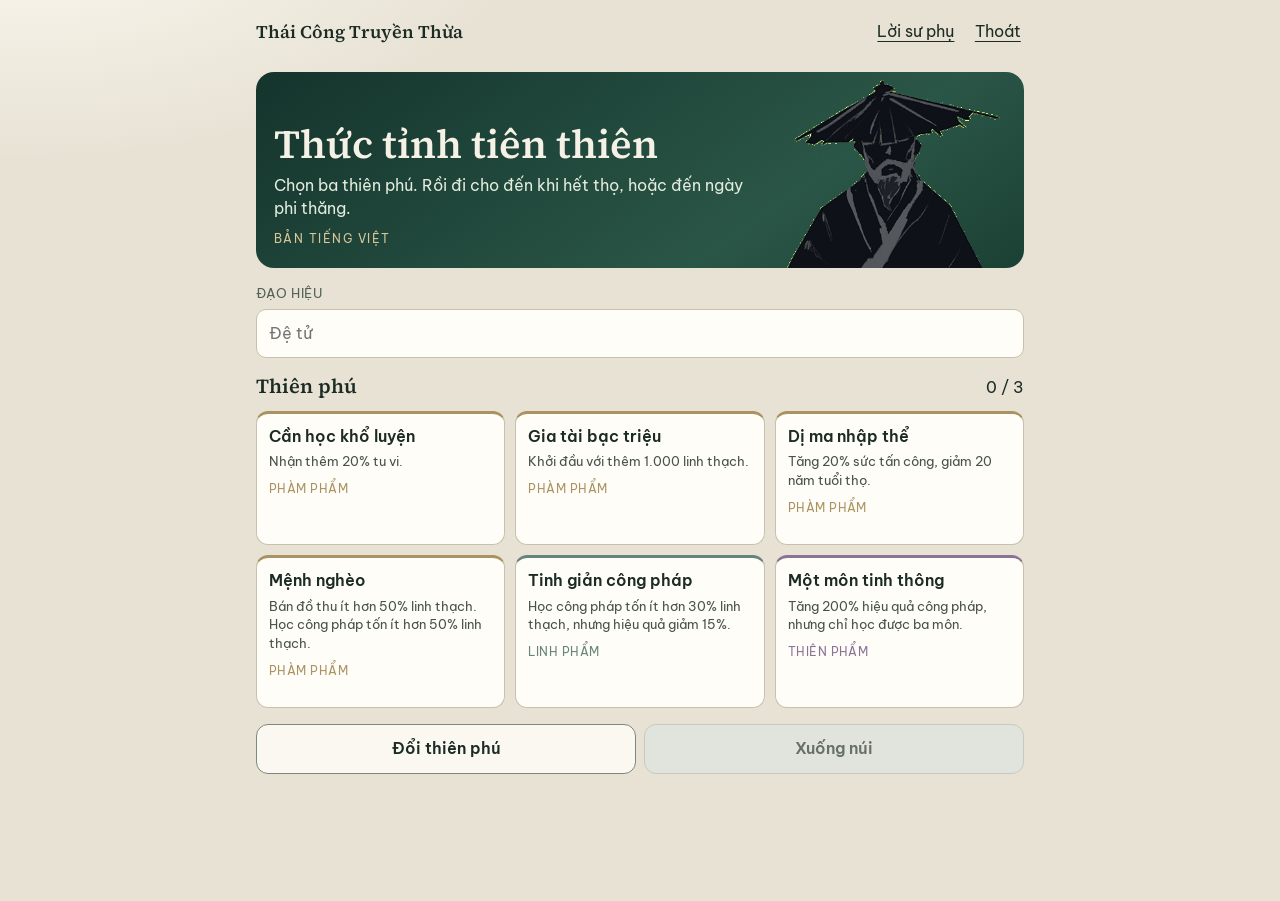
<file: index.html>
<!doctype html>
<html lang="vi">
<head>
<meta charset="utf-8">
<meta name="viewport" content="width=device-width, initial-scale=1, viewport-fit=cover">
<meta name="theme-color" content="#16362d">
<title>Thái Công Truyền Thừa</title>
<link rel="stylesheet" href="css/game.css">
</head>
<body>
<section id="awaken" class="screen">
  <div class="wrap">
    <header class="top">
      <b>Thái Công Truyền Thừa</b>
      <div class="top-links">
        <button type="button" class="quiet" id="guide">Lời sư phụ</button>
        <button type="button" class="quiet" id="quit">Thoát</button>
      </div>
    </header>
    <section class="hero">
      <div class="hero-copy">
        <h1>Thức tỉnh tiên thiên</h1>
        <p>Chọn ba thiên phú. Rồi đi cho đến khi hết thọ, hoặc đến ngày phi thăng.</p>
        <p class="edition">Bản tiếng Việt</p>
      </div>
      <img src="assets/hero.png" alt="Đạo nhân đội nón lá, râu bạc, áo thâm">
    </section>
    <label class="field"><span>Đạo hiệu</span>
      <input id="dao" maxlength="16" placeholder="Đệ tử" autocomplete="off" enterkeyhint="done">
    </label>
    <div class="bar-head">
      <h2>Thiên phú</h2>
      <output id="count" aria-live="polite"></output>
    </div>
    <div class="cards" id="cards"></div>
    <div class="row">
      <button type="button" class="btn" id="roll">Đổi thiên phú</button>
      <button type="button" class="btn primary" id="confirm" disabled>Xuống núi</button>
      <button type="button" class="btn" id="resume" hidden>Tiếp tục hành trình</button>
    </div>
    <p class="status" id="notice" role="status"></p>
  </div>
</section>

<section id="path" class="screen" hidden>
  <div class="path-wrap">
    <header class="top">
      <b id="path-name"></b>
      <div class="top-links">
        <button type="button" class="quiet" id="path-guide">Lời sư phụ</button>
        <button type="button" class="quiet" id="path-quit">Thoát</button>
      </div>
    </header>
    <div>
      <article class="realm" id="realm-card">
        <div class="copy">
          <p class="kicker" id="path-year"></p>
          <h1 id="realm-name"></h1>
          <p class="layer-label" id="realm-layer"></p>
          <div class="dots" id="dots"></div>
        </div>
        <img src="assets/hero.png" alt="">
        <div class="meter">
          <div class="meter-top"><span>Tu vi</span><span id="tuvi-label"></span></div>
          <div class="track" aria-hidden="true"><i id="tuvi-bar"></i></div>
        </div>
      </article>
      <div class="vitals">
        <div class="vital hp">
          <div class="meter-top"><span>Sinh lực</span><span id="hp-label"></span></div>
          <div class="track"><i id="hp-bar"></i></div>
        </div>
        <div class="vital">
          <div class="meter-top"><span>Thể lực</span><span id="stam-label"></span></div>
          <div class="track"><i id="stam-bar"></i></div>
        </div>
        <div class="vital life" id="life-card">
          <div class="meter-top"><span>Tuổi thọ</span><span id="life-label"></span></div>
          <div class="track"><i id="life-bar"></i></div>
        </div>
      </div>
      <p class="stats-line" id="stat-line"></p>
      <div class="grid">
        <button type="button" class="act" id="btn-cultivate"><b>Bế quan</b><small>Tích tu vi</small></button>
        <button type="button" class="act" id="btn-explore"><b>Kỳ ngộ</b><small>Xuống núi</small></button>
        <button type="button" class="act" id="btn-rest"><b>Nghỉ ngơi</b><small>Hồi sức</small></button>
        <button type="button" class="act" id="btn-break"><b id="break-label">Phá tầng</b><small id="break-sub"></small></button>
      </div>
      <p class="status" id="path-notice" role="status"></p>
    </div>
    <aside class="journal">
      <h2>Nhật ký</h2>
      <ol id="log"></ol>
    </aside>
  </div>
  <nav class="dock" aria-label="Hành trang">
    <button type="button" id="dock-bag">Hành trang</button>
    <button type="button" id="dock-shop">Chợ</button>
    <button type="button" id="dock-talent">Thiên phú</button>
  </nav>
</section>

<section id="end" class="screen" hidden>
  <img src="assets/hero.png" alt="">
  <p class="kicker" id="end-kicker"></p>
  <h1 id="end-title"></h1>
  <p id="end-text"></p>
  <dl id="end-stats"></dl>
  <button type="button" class="btn primary" id="end-again">Tu lại từ đầu</button>
  <button type="button" class="btn" id="end-quit">Thoát</button>
</section>

<dialog id="modal" aria-labelledby="modal-title">
  <div class="modal-head">
    <h2 id="modal-title"></h2>
    <button type="button" class="quiet" id="modal-x" aria-label="Đóng">×</button>
  </div>
  <div id="modal-body"></div>
  <div class="modal-actions" id="modal-actions"></div>
</dialog>
<div id="floaters" aria-hidden="true"></div>
<p id="live" class="sr" aria-live="polite"></p>
<script src="js/config.js"></script>
<script src="js/rules.js"></script>
<script src="js/ui.js"></script>
</body>
</html>
</file>
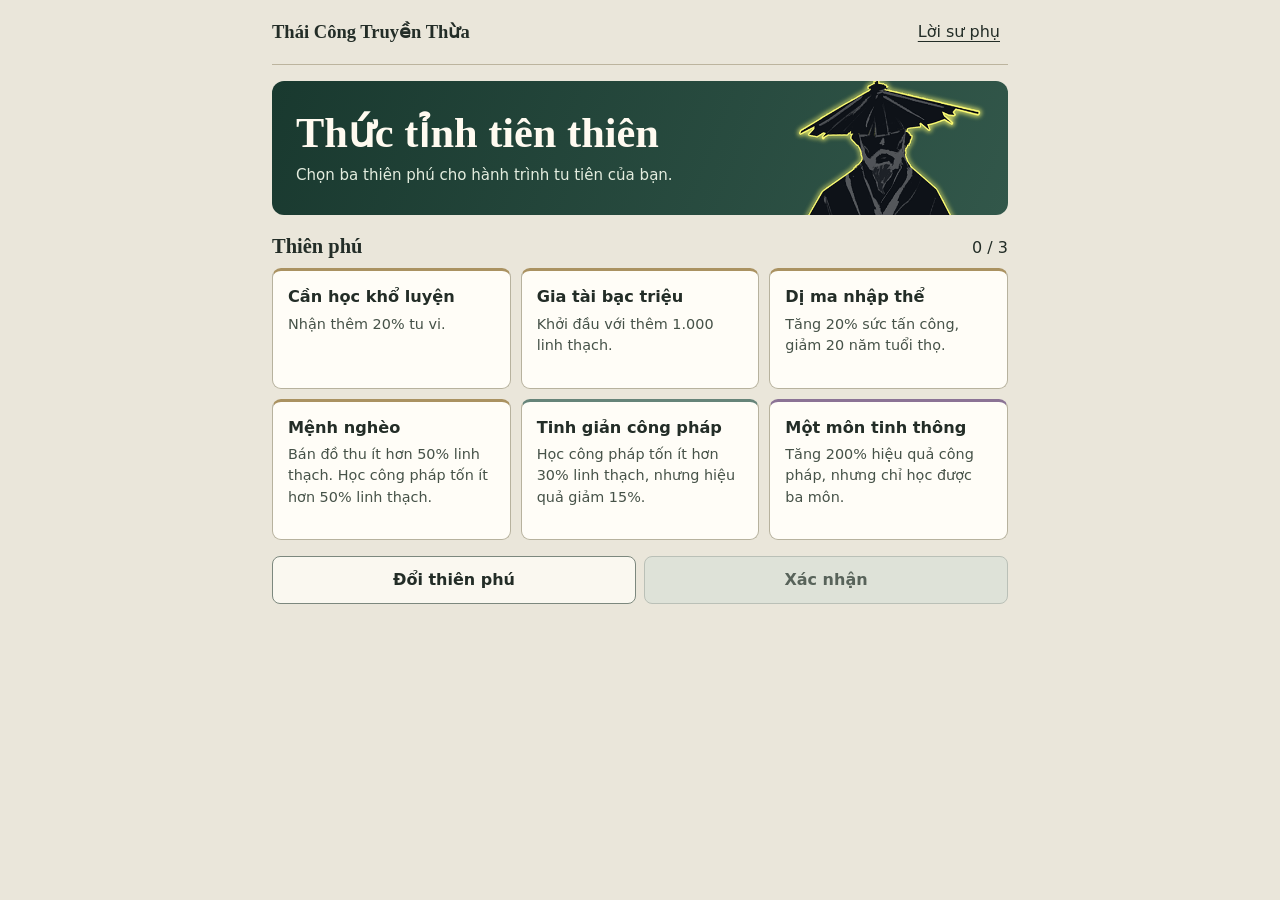
<file: index.html.html>
<!doctype html>
<html lang="vi">
<head>
<meta charset="utf-8">
<meta name="viewport" content="width=device-width,initial-scale=1,viewport-fit=cover">
<meta name="theme-color" content="#eee9dc">
<title>Thái Công · Chọn thiên phú</title>
<style>
*{box-sizing:border-box}html{background:#eae6da;color:#232d27;-webkit-text-size-adjust:100%}body{margin:0;font:1rem/1.48 system-ui,-apple-system,sans-serif}main{max-width:48rem;margin:auto;padding:0 max(16px,env(safe-area-inset-right)) max(32px,env(safe-area-inset-bottom)) max(16px,env(safe-area-inset-left))}header{display:flex;align-items:center;justify-content:space-between;padding: max(10px,env(safe-area-inset-top)) 0 10px;border-bottom:1px solid #bcb49e}button{font:inherit;color:inherit;cursor:pointer;touch-action:manipulation}button:focus-visible{outline:3px solid #955315;outline-offset:2px}header b{font-family:Georgia,serif;font-size:1.16rem}.quiet{border:0;background:none;text-decoration:underline;text-underline-offset:4px;min-height:44px;padding:.35rem .5rem}.hero{position:relative;isolation:isolate;overflow:hidden;background:linear-gradient(112deg,#19392f,#32574a);color:#fffaf0;border-radius:12px;margin:16px 0;padding:22px 32% 22px 18px}.hero img{position:absolute;right:-4%;bottom:-22%;width:41%;height:128%;object-fit:contain;object-position:center bottom;z-index:-1}.hero p{margin:0;font-size:.94rem;color:#e4eddf}.hero h1{font:600 clamp(1.8rem,6vw,2.65rem)/1.12 Georgia,serif;margin:0 0 8px}.bar{display:flex;align-items:baseline;justify-content:space-between;gap:12px;margin:18px 0 9px}h2{font:600 1.28rem/1.3 Georgia,serif;margin:0}.bar output{font-variant-numeric:tabular-nums}.cards{display:grid;grid-template-columns:repeat(2,minmax(0,1fr));gap:10px}.card{display:flex;align-items:stretch;flex-direction:column;position:relative;text-align:left;border-radius:9px;border:1px solid #b7b29e;border-top:3px solid var(--trim,#817759);background:#fffdf7;padding:12px 11px;word-break:normal;overflow-wrap:normal;hyphens:none;min-width:0}.card[aria-pressed=true]{border-color:#29614c;background:#e2f0e6;box-shadow:inset 0 0 0 1px #29614c}.card b{font-size:1.01rem;line-height:1.32}.card small{display:block;font-size:.9rem;line-height:1.48;margin-top:6px;color:#465248}.card .check{align-self:flex-end;font-size:.79rem;line-height:1.3;color:#316149;min-height:1.3em;margin-top:auto;padding-top:6px}.actions{display:flex;gap:8px;flex-wrap:wrap;margin-top:16px}.btn{flex:1 1 8.3rem;padding:11px 12px;min-height:46px;border:1px solid #7c887e;border-radius:8px;background:#faf8f0;font-weight:600}.primary{background:#24503f;color:white;border-color:#24503f}.primary:disabled{background:#dee2d8;border-color:#bac0b7;color:#58635a}.status{min-height:1.5em;margin:8px 0 0;font-size:.9rem;color:#455248}dialog{margin:auto;width:min(90vw,28rem);max-height:80vh;max-height:80dvh;overflow:auto;background:#fcf9ef;color:#26352d;border:1px solid #b2ac94;border-radius:14px;padding:22px;box-shadow:0 12px 60px #13211855}dialog::backdrop{background:#0f211bd1}dialog p{margin:14px 0 20px;white-space:pre-line}dialog .btn{width:100%}@media(min-width:660px){.cards{grid-template-columns:repeat(3,minmax(0,1fr))}.card{padding:15px}.hero{padding:28px 32% 28px 24px}}@media(max-width:350px){.cards{grid-template-columns:1fr}}@media(prefers-contrast:more){.card{border-color:#374138}}
</style>
</head>
<body><main>
<header><b>Thái Công Truyền Thừa</b><button type="button" class="quiet" id="guide">Lời sư phụ</button></header>
<section class="hero"><img src="[data-uri]" alt=""><h1>Thức tỉnh tiên thiên</h1><p>Chọn ba thiên phú cho hành trình tu tiên của bạn.</p></section>
<div class="bar"><h2>Thiên phú</h2><output id="count" aria-live="polite"></output></div>
<div class="cards" id="cards"></div>
<div class="actions"><button class="btn" id="roll">Đổi thiên phú</button><button class="btn primary" id="confirm" disabled>Xác nhận</button></div>
<p class="status" role="status" id="notice"></p>
</main>
<dialog aria-labelledby="title" id="dialog"><h2 id="title"></h2><p id="message"></p><button class="btn primary" id="back">Quay lại</button></dialog>
<script>
"use strict";
// Tên và hiệu ứng được dịch từ bảng thiên phú của bản Windows.
const pool = [
 ["Cần học khổ luyện","Nhận thêm 20% tu vi.",1],
 ["Gia tài bạc triệu","Khởi đầu với thêm 1.000 linh thạch.",1],
 ["Phù lục thế gia","Khởi đầu với thêm hai lá phù ngẫu nhiên.",1],
 ["Dị ma nhập thể","Tăng 20% sức tấn công, giảm 20 năm tuổi thọ.",1],
 ["Quy thọ","Tăng 20% phòng thủ và thêm 20 năm tuổi thọ.",1],
 ["Tiên nhân tri kỷ","Mở sớm một ô pháp bảo khi bắt đầu.",1],
 ["Mệnh nghèo","Bán đồ thu ít hơn 50% linh thạch. Học công pháp tốn ít hơn 50% linh thạch.",1],
 ["Tái tạo gân cốt","Tăng 10% sức tấn công, phòng thủ và thể lực.",1],
 ["Tầm bảo","Tăng 5% cơ hội tìm được pháp bảo trong kỳ ngộ.",1],
 ["Tầm pháp","Tăng 5% cơ hội tìm được công pháp trong kỳ ngộ.",1],
 ["Học đi đôi với nghĩ","Tăng 10% hiệu quả của công pháp học được.",1],
 ["Tinh giản công pháp","Học công pháp tốn ít hơn 30% linh thạch, nhưng hiệu quả giảm 15%.",2],
 ["Một môn tinh thông","Tăng 200% hiệu quả công pháp, nhưng chỉ học được ba môn.",3],
 ["Quy giáp công","Tăng 15% phòng thủ và 10% thể lực.",1],
 ["Khéo dùng pháp bảo","Pháp bảo thu được có sức tấn công cao hơn 10%.",1]
];
const cards=document.getElementById("cards"), counter=document.getElementById("count"), notice=document.getElementById("notice"), confirmBtn=document.getElementById("confirm"), dialog=document.getElementById("dialog");
let hand=[0,1,3,6,11,12], chosen=new Set();
function update(){
 counter.textContent=chosen.size+" / 3";
 confirmBtn.disabled=chosen.size!==3;
 for(const card of cards.children){
  const selected=chosen.has(Number(card.dataset.id)); card.setAttribute("aria-pressed",String(selected));
  card.lastElementChild.textContent=selected?"✓ Đã chọn":"";
 }
}
function draw(){
 cards.replaceChildren();
 for(const id of hand){
  const [name,desc,rank]=pool[id], card=document.createElement("button");card.type="button";card.className="card";card.dataset.id=id;card.style.setProperty("--trim",["","#aa9261","#668479","#8b7395"][rank]);
  for(const [tag,value] of [["b",name],["small",desc],["span",""]]){
   const part=document.createElement(tag);part.textContent=value;if(tag==="span")part.className="check";card.append(part);
  }
  card.onclick=()=>{notice.textContent="";if(chosen.has(id))chosen.delete(id);else if(chosen.size<3)chosen.add(id);else notice.textContent="Bạn đã chọn đủ ba. Hãy bỏ chọn một thiên phú trước.";update();};
  cards.append(card);
 }
 update();
}
function show(title,text){document.getElementById("title").textContent=title;document.getElementById("message").textContent=text;dialog.showModal();}
document.getElementById("guide").onclick=()=>show("Lời Thái Công","Từ nhỏ con đã sáng dạ, lại sớm thức tỉnh thiên phú. Hãy xem kỹ từng năng lực rồi chọn ba thiên phú để mang theo.");
document.getElementById("back").onclick=()=>dialog.close();
confirmBtn.onclick=()=>show("Thiên phú đã chọn",Array.from(chosen,id=>pool[id][0]+"\n"+pool[id][1]).join("\n\n"));
document.getElementById("roll").onclick=()=>{const ids=pool.map((_,i)=>i);for(let i=ids.length-1;i>0;i--){const j=Math.floor(Math.random()*(i+1));[ids[i],ids[j]]=[ids[j],ids[i]];}hand=ids.slice(0,6);chosen.clear();draw();notice.textContent="Đã đổi sáu thiên phú.";};
draw();
</script></body></html>
</file>
<file: css/game.css>
@font-face {
  font-family: "Be Vietnam Pro";
  font-style: normal;
  font-weight: 400;
  font-display: swap;
  src: url("../assets/fonts/be-vietnam-pro-400-latin.woff2") format("woff2");
  unicode-range: U+0000-00FF, U+0131, U+0152-0153, U+02BB-02BC, U+02C6, U+02DA, U+02DC, U+0304, U+0308, U+0329, U+2000-206F, U+20AC, U+2122, U+2191, U+2193, U+2212, U+2215, U+FEFF, U+FFFD;
}
@font-face {
  font-family: "Be Vietnam Pro";
  font-style: normal;
  font-weight: 400;
  font-display: swap;
  src: url("../assets/fonts/be-vietnam-pro-400-vi.woff2") format("woff2");
  unicode-range: U+0102-0103, U+0110-0111, U+0128-0129, U+0168-0169, U+01A0-01A1, U+01AF-01B0, U+0300-0301, U+0303-0304, U+0308-0309, U+0323, U+0329, U+1EA0-1EF9, U+20AB;
}
@font-face {
  font-family: "Be Vietnam Pro";
  font-style: normal;
  font-weight: 600;
  font-display: swap;
  src: url("../assets/fonts/be-vietnam-pro-600-latin.woff2") format("woff2");
  unicode-range: U+0000-00FF, U+0131, U+0152-0153, U+02BB-02BC, U+02C6, U+02DA, U+02DC, U+0304, U+0308, U+0329, U+2000-206F, U+20AC, U+2122, U+2191, U+2193, U+2212, U+2215, U+FEFF, U+FFFD;
}
@font-face {
  font-family: "Be Vietnam Pro";
  font-style: normal;
  font-weight: 600;
  font-display: swap;
  src: url("../assets/fonts/be-vietnam-pro-600-vi.woff2") format("woff2");
  unicode-range: U+0102-0103, U+0110-0111, U+0128-0129, U+0168-0169, U+01A0-01A1, U+01AF-01B0, U+0300-0301, U+0303-0304, U+0308-0309, U+0323, U+0329, U+1EA0-1EF9, U+20AB;
}
@font-face {
  font-family: "Source Serif 4";
  font-style: normal;
  font-weight: 600;
  font-display: swap;
  src: url("../assets/fonts/source-serif-4-600-latin.woff2") format("woff2");
  unicode-range: U+0000-00FF, U+0131, U+0152-0153, U+02BB-02BC, U+02C6, U+02DA, U+02DC, U+0304, U+0308, U+0329, U+2000-206F, U+20AC, U+2122, U+2191, U+2193, U+2212, U+2215, U+FEFF, U+FFFD;
}
@font-face {
  font-family: "Source Serif 4";
  font-style: normal;
  font-weight: 600;
  font-display: swap;
  src: url("../assets/fonts/source-serif-4-600-vi.woff2") format("woff2");
  unicode-range: U+0102-0103, U+0110-0111, U+0128-0129, U+0168-0169, U+01A0-01A1, U+01AF-01B0, U+0300-0301, U+0303-0304, U+0308-0309, U+0323, U+0329, U+1EA0-1EF9, U+20AB;
}

:root {
  --paper: #e7e2d4;
  --sheet: #fffdf8;
  --ink: #1c2b24;
  --muted: #526057;
  --line: #c9c1ad;
  --jade: #24503f;
  --jade-deep: #16362d;
  --gold: #8a7040;
  --cinnabar: #8d3b32;
  --moss: #3e6b54;
  --plum: #6e5878;
  --shadow: 0 16px 40px rgba(22, 32, 26, 0.12);
  --safe-top: max(10px, env(safe-area-inset-top));
  --safe-bot: max(12px, env(safe-area-inset-bottom));
  color-scheme: light;
}

* { box-sizing: border-box; }
html { background: var(--paper); color: var(--ink); -webkit-text-size-adjust: 100%; }
body {
  margin: 0;
  min-height: 100dvh;
  font: 400 1rem/1.45 "Be Vietnam Pro", "Segoe UI", sans-serif;
  background:
    radial-gradient(900px 420px at 0% -10%, rgba(255, 252, 244, 0.9), transparent 60%),
    var(--paper);
}
button, input { font: inherit; color: inherit; }
button { cursor: pointer; touch-action: manipulation; -webkit-tap-highlight-color: transparent; }
button:focus-visible, input:focus-visible { outline: 3px solid #955315; outline-offset: 2px; }
button:disabled { cursor: default; }
h1, h2, h3, .top b {
  font-family: "Source Serif 4", "Be Vietnam Pro", serif;
  font-weight: 600;
}
p { margin: 0; }

.screen { min-height: 100dvh; }
.screen[hidden] { display: none; }
.screen:not([hidden]) { animation: enter 0.32s ease; }
@keyframes enter {
  from { opacity: 0; transform: translateY(8px); }
  to { opacity: 1; transform: none; }
}

.wrap { width: min(48rem, calc(100% - 28px)); margin: 0 auto; }
.top {
  display: flex;
  align-items: center;
  justify-content: space-between;
  gap: 12px;
  padding: var(--safe-top) 0 10px;
}
.top b { font-size: 1.12rem; }
.top-links { display: flex; gap: 14px; align-items: center; }
.quiet {
  border: 0;
  background: none;
  text-decoration: underline;
  text-underline-offset: 4px;
  min-height: 44px;
  padding: 0.35rem 0.2rem;
}
.hero {
  display: grid;
  grid-template-columns: 1fr minmax(108px, 34%);
  align-items: end;
  min-height: 176px;
  overflow: hidden;
  color: #f6f1e6;
  background: linear-gradient(145deg, #14342c 0%, #2a5647 68%, #1b4034 100%);
  border-radius: 18px;
  margin: 8px 0 16px;
}
.hero-copy { padding: 22px 8px 20px 18px; }
.hero h1 { margin: 0 0 8px; font-size: clamp(1.7rem, 6vw, 2.5rem); line-height: 1.12; }
.hero p { color: #e3ecdf; font-size: 0.98rem; }
.hero .edition { margin-top: 10px; font-size: 0.78rem; letter-spacing: 0.12em; text-transform: uppercase; color: #d7c79a; }
.hero img { width: 100%; height: 196px; object-fit: contain; object-position: center bottom; }
.field { display: block; margin: 4px 0 14px; }
.field span { display: block; font-size: 0.82rem; letter-spacing: 0.04em; text-transform: uppercase; color: var(--muted); margin-bottom: 6px; }
.field input {
  width: 100%;
  border: 1px solid var(--line);
  background: var(--sheet);
  border-radius: 10px;
  padding: 12px 12px;
  min-height: 48px;
}
.bar-head, .meter-top, .section-head {
  display: flex;
  justify-content: space-between;
  align-items: baseline;
  gap: 12px;
}
h2 { margin: 0; font-size: 1.25rem; }
.cards { display: grid; grid-template-columns: 1fr 1fr; gap: 10px; margin-top: 10px; }
.card {
  display: flex;
  flex-direction: column;
  text-align: left;
  min-height: 100%;
  border: 1px solid var(--line);
  border-top: 3px solid var(--trim, var(--gold));
  background: var(--sheet);
  border-radius: 12px;
  padding: 12px;
}
.card[aria-pressed="true"] { background: #e4f1e8; border-color: var(--jade); box-shadow: inset 0 0 0 1px var(--jade); }
.card b { font-size: 1.02rem; line-height: 1.3; }
.card small { display: block; margin-top: 6px; color: #465248; line-height: 1.4; }
.card .rank { margin-top: 8px; font-size: 0.75rem; letter-spacing: 0.04em; text-transform: uppercase; color: var(--trim, var(--gold)); }
.card .check { min-height: 1.2em; margin-top: auto; padding-top: 8px; color: var(--jade); font-size: 0.85rem; }
.row { display: flex; gap: 8px; flex-wrap: wrap; margin-top: 16px; }
.btn {
  flex: 1 1 8rem;
  min-height: 48px;
  border-radius: 12px;
  border: 1px solid #7d887f;
  background: #faf8f1;
  padding: 12px;
  font-weight: 600;
}
.btn.primary { background: var(--jade); color: white; border-color: var(--jade); }
.btn.primary:disabled, .btn:disabled { background: #e1e4dc; border-color: #c5cbbf; color: #667068; }
.status { min-height: 1.4em; margin: 10px 0 0; color: var(--muted); }
#awaken { padding-bottom: var(--safe-bot); }

#path { display: flex; flex-direction: column; }
#path[hidden] { display: none; }
.path-wrap { width: min(68rem, calc(100% - 28px)); margin: 0 auto; padding-bottom: calc(92px + var(--safe-bot)); }
.path-wrap > .top { grid-column: 1 / -1; }
.realm {
  position: relative;
  overflow: hidden;
  color: #f4efe4;
  background: linear-gradient(160deg, #14342c, #2c5849 72%);
  border-radius: 18px;
  min-height: 168px;
  padding: 16px 16px 14px;
}
.realm img {
  position: absolute;
  right: -6px;
  bottom: 0;
  width: 132px;
  height: 168px;
  object-fit: contain;
  object-position: center bottom;
  pointer-events: none;
}
.realm .copy { position: relative; z-index: 1; max-width: 68%; }
.kicker { font-size: 0.78rem; letter-spacing: 0.08em; text-transform: uppercase; color: #d5e4d6; margin-bottom: 4px; }
.realm h1 { margin: 0; font-size: clamp(1.8rem, 7vw, 2.6rem); line-height: 1.05; }
.layer-label { margin: 6px 0 8px; color: #e5efe4; }
.dots { display: flex; gap: 6px; }
.dots i {
  width: 9px;
  height: 9px;
  border-radius: 99px;
  background: rgba(255, 255, 255, 0.28);
}
.dots i.on { background: #f0d48a; }
.dots i.now { box-shadow: 0 0 0 4px rgba(240, 212, 138, 0.25); }
.meter { margin-top: 14px; position: relative; z-index: 1; max-width: 78%; }
.meter-top { font-size: 0.86rem; color: #e4eee6; }
.track { height: 8px; border-radius: 99px; background: rgba(255, 255, 255, 0.16); overflow: hidden; margin-top: 6px; }
.track i { display: block; height: 100%; width: 0; background: #f0d48a; border-radius: inherit; transition: width 0.45s ease; }
.vitals { display: grid; gap: 8px; margin: 12px 0; }
.vital { background: var(--sheet); border: 1px solid var(--line); border-radius: 12px; padding: 8px 10px; }
.vital .meter-top { color: var(--ink); font-size: 0.86rem; }
.vital .track { background: #ece6d8; }
.vital .track i { background: var(--moss); }
.vital.hp .track i { background: var(--cinnabar); }
.vital.life .track i { background: var(--gold); }
.vital.danger { border-color: #e0b2a8; }
.stats-line { color: var(--muted); margin: 2px 0 12px; font-size: 0.95rem; }
.grid {
  display: grid;
  grid-template-columns: 1fr 1fr;
  gap: 10px;
}
.act {
  text-align: left;
  min-height: 74px;
  border-radius: 14px;
  border: 1px solid var(--line);
  background: var(--sheet);
  padding: 12px 12px 10px;
  box-shadow: 0 1px 0 rgba(255, 255, 255, 0.7) inset;
}
.act b { display: block; font-size: 1.08rem; }
.act small { display: block; margin-top: 3px; color: var(--muted); font-size: 0.82rem; }
.act:active:not(:disabled) { transform: translateY(1px); }
.act:disabled { opacity: 0.46; }
#btn-break.ready { background: var(--jade); color: white; border-color: var(--jade); }
#btn-break.ready small { color: #d7e7dc; }
#btn-break.ready.wall { animation: glow 1.8s ease-in-out infinite; }
@keyframes glow {
  50% { box-shadow: 0 0 0 6px rgba(36, 80, 63, 0.16); }
}
.journal { margin-top: 18px; }
.journal h2 { font-size: 1.05rem; margin-bottom: 8px; }
#log { list-style: none; margin: 0; padding: 0; display: grid; gap: 8px; }
#log li {
  display: grid;
  grid-template-columns: 4.6rem 1fr;
  gap: 8px;
  background: rgba(255, 253, 248, 0.72);
  border-radius: 12px;
  padding: 8px 10px;
}
#log li span { color: var(--gold); font-size: 0.82rem; }
#log li.fresh { animation: pop 0.35s ease; }
@keyframes pop { from { opacity: 0; transform: translateY(4px); } }
.dock {
  position: fixed;
  left: 0; right: 0; bottom: 0;
  display: grid;
  grid-template-columns: repeat(3, minmax(0, 16rem));
  justify-content: center;
  gap: 8px;
  padding: 8px 14px var(--safe-bot);
  background: rgba(231, 226, 212, 0.94);
  backdrop-filter: blur(10px);
  border-top: 1px solid rgba(201, 193, 173, 0.9);
}
.dock button {
  min-height: 46px;
  border-radius: 12px;
  border: 1px solid var(--line);
  background: var(--sheet);
  font-weight: 600;
}
body:has(dialog[open]) { overflow: hidden; }

#end {
  width: min(36rem, calc(100% - 28px));
  margin: 0 auto;
  padding: 28px 0 var(--safe-bot);
  text-align: center;
}
#end img { width: 180px; height: 210px; object-fit: contain; }
#end h1 { font-size: clamp(2.2rem, 8vw, 3.4rem); margin: 8px 0; }
#end-text { color: var(--muted); }
#end-stats {
  text-align: left;
  margin: 18px 0;
  background: var(--sheet);
  border: 1px solid var(--line);
  border-radius: 16px;
  padding: 8px 14px;
}
#end-stats div { display: grid; grid-template-columns: 8rem 1fr; gap: 8px; padding: 8px 0; border-bottom: 1px solid #eee6d6; }
#end-stats div:last-child { border-bottom: 0; }
#end-stats dt { color: var(--muted); }
#end .btn { width: 100%; }
#end .btn + .btn { margin-top: 8px; }

dialog {
  width: min(36rem, calc(100vw - 24px));
  max-height: min(86dvh, 760px);
  border: 1px solid #b7b09a;
  border-radius: 18px;
  padding: 0;
  background: #fcfaf3;
  color: var(--ink);
  box-shadow: var(--shadow);
}
dialog::backdrop { background: rgba(12, 24, 20, 0.62); }
.modal-head, .modal-actions, #modal-body { padding-left: 18px; padding-right: 18px; }
.modal-head { display: flex; justify-content: space-between; align-items: center; gap: 8px; padding-top: 14px; }
.modal-head h2 { font-size: 1.35rem; }
#modal-x { text-decoration: none; font-size: 1.7rem; line-height: 1; padding: 0 4px; }
#modal-body { overflow: auto; padding-top: 6px; padding-bottom: 8px; white-space: pre-line; }
.modal-actions { display: grid; gap: 8px; padding-bottom: 16px; }
.modal-actions .btn { width: 100%; }
.sheet-block { margin: 0 0 14px; }
.sheet-block h3 { margin: 0 0 8px; font-size: 1rem; }
.item {
  width: 100%;
  text-align: left;
  border: 1px solid var(--line);
  background: white;
  border-radius: 12px;
  padding: 10px 12px;
  margin-bottom: 8px;
}
.item b { display: block; }
.item small { display: block; color: var(--muted); margin-top: 3px; }
.item.on { border-color: var(--jade); background: #e7f3eb; }
.fight-name { display: flex; justify-content: space-between; gap: 8px; margin-top: 8px; }
.fight-log { list-style: none; margin: 10px 0 0; padding: 0; display: grid; gap: 4px; }
.fight-log li:first-child { animation: pop 0.3s ease; }
#floaters {
  position: fixed;
  left: 0; right: 0;
  top: calc(var(--safe-top) + 46px);
  z-index: 30;
  display: flex;
  flex-direction: column;
  align-items: center;
  gap: 6px;
  pointer-events: none;
}
body:has(dialog[open]) #floaters { visibility: hidden; }
.floater {
  background: rgba(255, 253, 248, 0.96);
  border: 1px solid var(--line);
  border-radius: 999px;
  padding: 6px 12px;
  font-weight: 600;
  color: var(--jade);
  box-shadow: var(--shadow);
  animation: float-up 1.15s ease forwards;
}
.floater.stay { animation-duration: 2.4s; }
.floater.bad { color: var(--cinnabar); }
@keyframes float-up {
  0% { opacity: 0; transform: translateY(8px); }
  12% { opacity: 1; transform: none; }
  70% { opacity: 1; }
  100% { opacity: 0; transform: translateY(-8px); }
}
.realm.pulse { animation: card-pulse 0.45s ease; }
@keyframes card-pulse { 50% { filter: brightness(1.15); } }
.sr { position: absolute; width: 1px; height: 1px; overflow: hidden; clip: rect(0 0 0 0); }

@media (min-width: 720px) {
  .cards { grid-template-columns: repeat(3, 1fr); }
  .path-wrap { display: grid; grid-template-columns: minmax(0, 1.05fr) minmax(280px, 0.8fr); gap: 18px; align-items: start; }
  .journal { margin-top: 0; position: sticky; top: 12px; }
}
@media (max-width: 360px) {
  .cards, .grid { grid-template-columns: 1fr; }
  .realm .copy, .meter { max-width: 100%; }
  .realm img { opacity: 0.28; }
}
@media (prefers-reduced-motion: reduce) {
  *, *::before, *::after {
    animation: none !important;
    transition: none !important;
  }
}
@media (prefers-contrast: more) {
  .card, .act, .vital, .item { border-color: #243028; }
}
</file>
